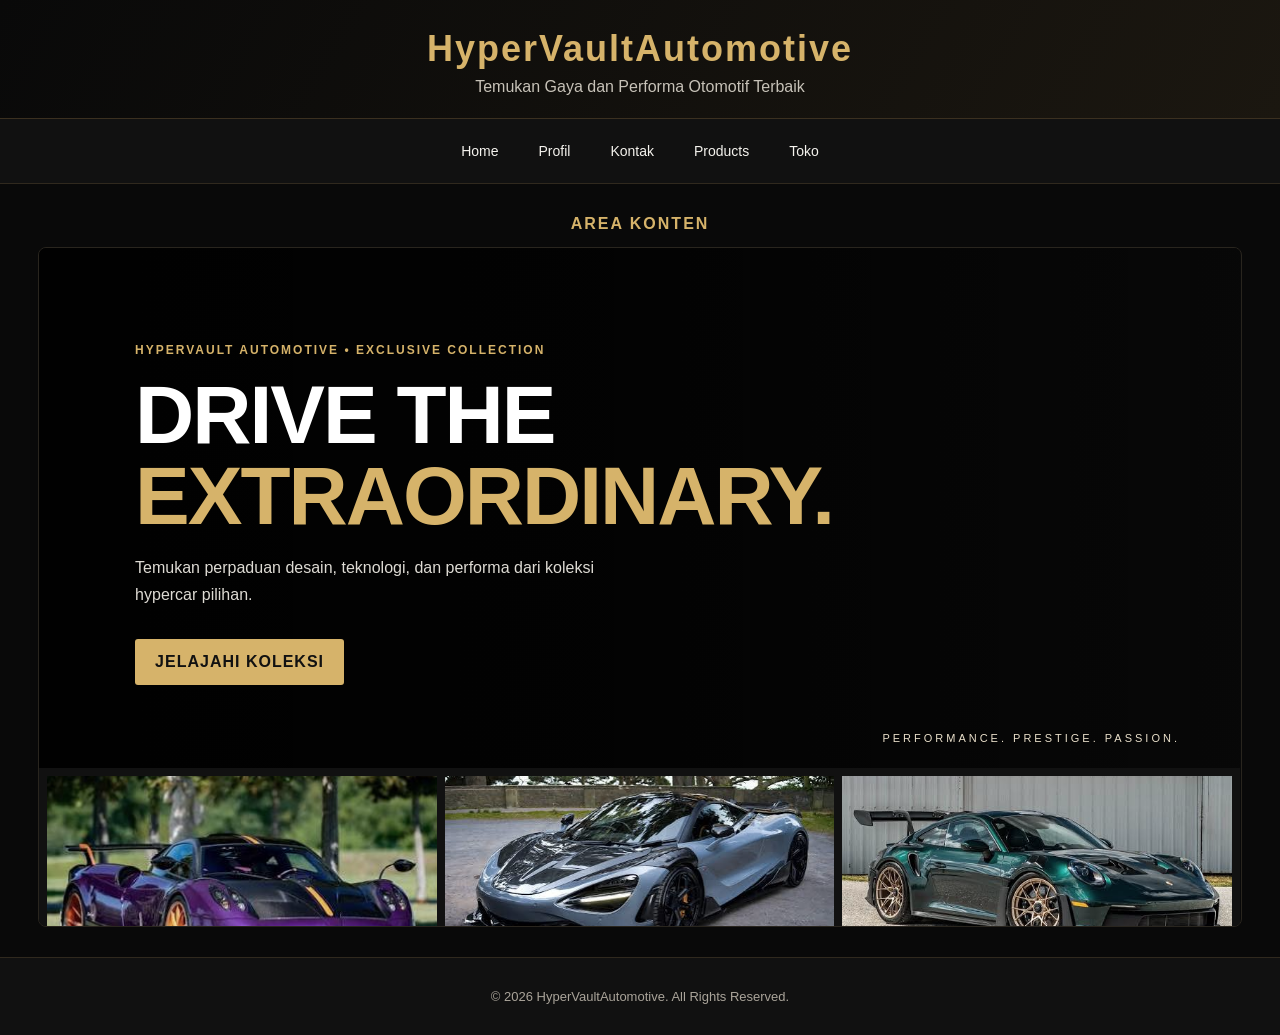
<file: index.html>
<!DOCTYPE html>
<html lang="id">
<head>
    <meta charset="UTF-8">
    <meta name="viewport" content="width=device-width, initial-scale=1.0">
    <title>HyperVaultAutomotive</title>

    <!-- Menghubungkan CSS -->
    <link rel="stylesheet" href="style.css">
</head>

<body>

    <!-- HEADER -->
    <header>
        <h1>HyperVaultAutomotive</h1>
        <p>Temukan Gaya dan Performa Otomotif Terbaik</p>
    </header>

    <!-- MENU NAVIGASI -->
    <nav>
        <a href="home.html" target="konten">Home</a>
        <a href="profil.html" target="konten">Profil</a>
        <a href="kontak.html" target="konten">Kontak</a>
        <a href="products.html" target="konten">Products</a>
        <a href="toko.html" target="konten">Toko</a>
    </nav>

    <!-- KONTEN -->
    <main>
        <h2 class="content-title">Area Konten</h2>

        <iframe
            src="home.html"
            name="konten"
            title="Area Konten HyperVaultAutomotive">
        </iframe>
    </main>

    <!-- FOOTER -->
    <footer>
        <p>&copy; 2026 HyperVaultAutomotive. All Rights Reserved.</p>
    </footer>

</body>
</html>
</file>
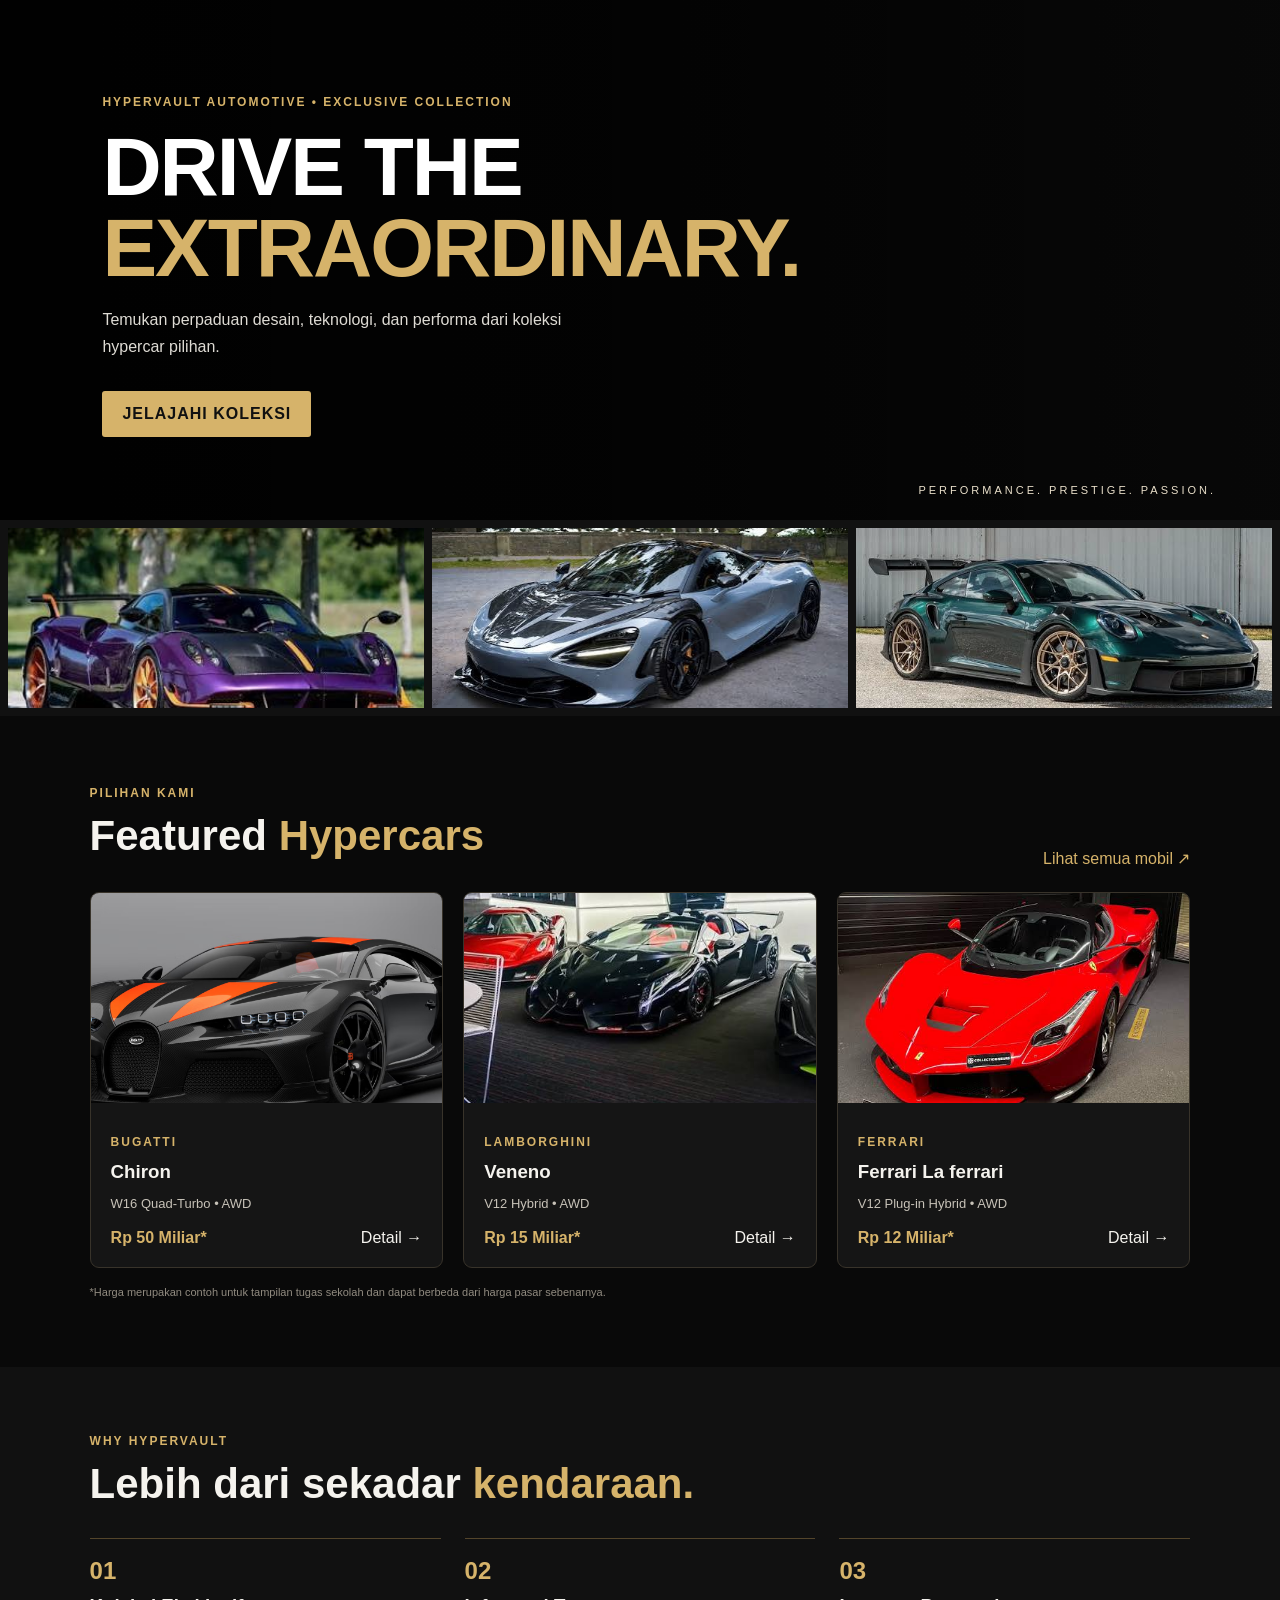
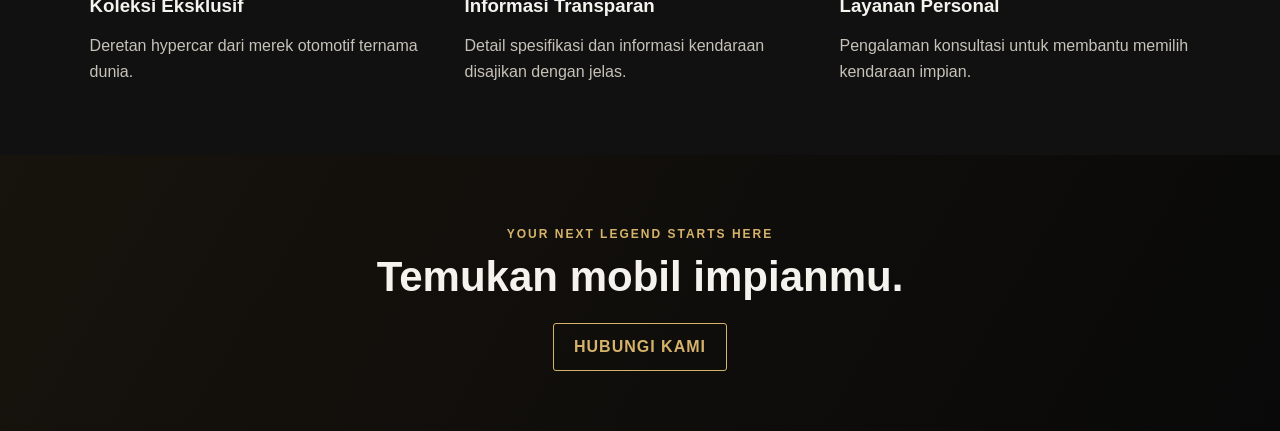
<file: home.html>
<!DOCTYPE html>
<html lang="id">
<head>
  <meta charset="UTF-8">
  <meta name="viewport" content="width=device-width, initial-scale=1.0">
  <title>Home | HyperVaultAutomotive</title>
  <link rel="stylesheet" href="style.css">
</head>
<body class="home-page">
  <section class="hero">
    <div class="hero-content">
      <p class="eyebrow">HYPERVAULT AUTOMOTIVE • EXCLUSIVE COLLECTION</p>
      <h1>DRIVE THE<br><span>EXTRAORDINARY.</span></h1>
      <p class="hero-desc">Temukan perpaduan desain, teknologi, dan performa dari koleksi hypercar pilihan.</p>
      <a class="btn btn-gold" href="products.html">JELAJAHI KOLEKSI</a>
    </div>
    <div class="hero-note">PERFORMANCE. PRESTIGE. PASSION.</div>
  </section>

  <section class="showcase-strip" aria-label="Galeri otomotif">
    <img src="images/pagani.jfif">
    <img src="images/720s.jfif">
    <img src="images/gt3 rs.jfif">
  </section>
  <section class="section">
    <div class="section-heading">
      <div>
        <p class="eyebrow">PILIHAN KAMI</p>
        <h2>Featured <span>Hypercars</span></h2>
      </div>
      <a class="text-link" href="products.html">Lihat semua mobil ↗</a>
    </div>

    <div class="car-grid">
      <article class="car-card">
        <div class="car-image"><img src="images/chiron.avif" alt="Mobil sport premium" loading="lazy"></div>
        <div class="car-info">
          <p class="car-brand">BUGATTI</p>
          <h3>Chiron</h3>
          <p class="car-spec">W16 Quad-Turbo • AWD</p>
          <div class="car-bottom"><span class="price">Rp 50 Miliar*</span><a href="products.html">Detail →</a></div>
        </div>
      </article>

      <article class="car-card">
        <div class="car-image"><img src="images/veneno.jfif" alt="Mobil sport berdesain elegan" loading="lazy"></div>
        <div class="car-info">
          <p class="car-brand">LAMBORGHINI</p>
          <h3>Veneno</h3>
          <p class="car-spec">V12 Hybrid • AWD</p>
          <div class="car-bottom"><span class="price">Rp 15 Miliar*</span><a href="products.html">Detail →</a></div>
        </div>
      </article>

      <article class="car-card">
        <div class="car-image"><img src="images/laferari.jfif" alt="Mobil sport performa tinggi" loading="lazy"></div>
        <div class="car-info">
          <p class="car-brand">FERRARI</p>
          <h3>Ferrari La ferrari</h3>
          <p class="car-spec">V12 Plug-in Hybrid • AWD</p>
          <div class="car-bottom"><span class="price">Rp 12 Miliar*</span><a href="products.html">Detail →</a></div>
        </div>
      </article>
    </div>
    <p class="disclaimer">*Harga merupakan contoh untuk tampilan tugas sekolah dan dapat berbeda dari harga pasar sebenarnya.</p>
  </section>

  <section class="why-us">
    <p class="eyebrow">WHY HYPERVAULT</p>
    <h2>Lebih dari sekadar <span>kendaraan.</span></h2>
    <div class="benefits">
      <div><strong>01</strong><h3>Koleksi Eksklusif</h3><p>Deretan hypercar dari merek otomotif ternama dunia.</p></div>
      <div><strong>02</strong><h3>Informasi Transparan</h3><p>Detail spesifikasi dan informasi kendaraan disajikan dengan jelas.</p></div>
      <div><strong>03</strong><h3>Layanan Personal</h3><p>Pengalaman konsultasi untuk membantu memilih kendaraan impian.</p></div>
    </div>
  </section>

  <section class="cta">
    <p class="eyebrow">YOUR NEXT LEGEND STARTS HERE</p>
    <h2>Temukan mobil impianmu.</h2>
    <a class="btn btn-outline" href="kontak.html">HUBUNGI KAMI</a>
  </section>
</body>
</html>
</file>
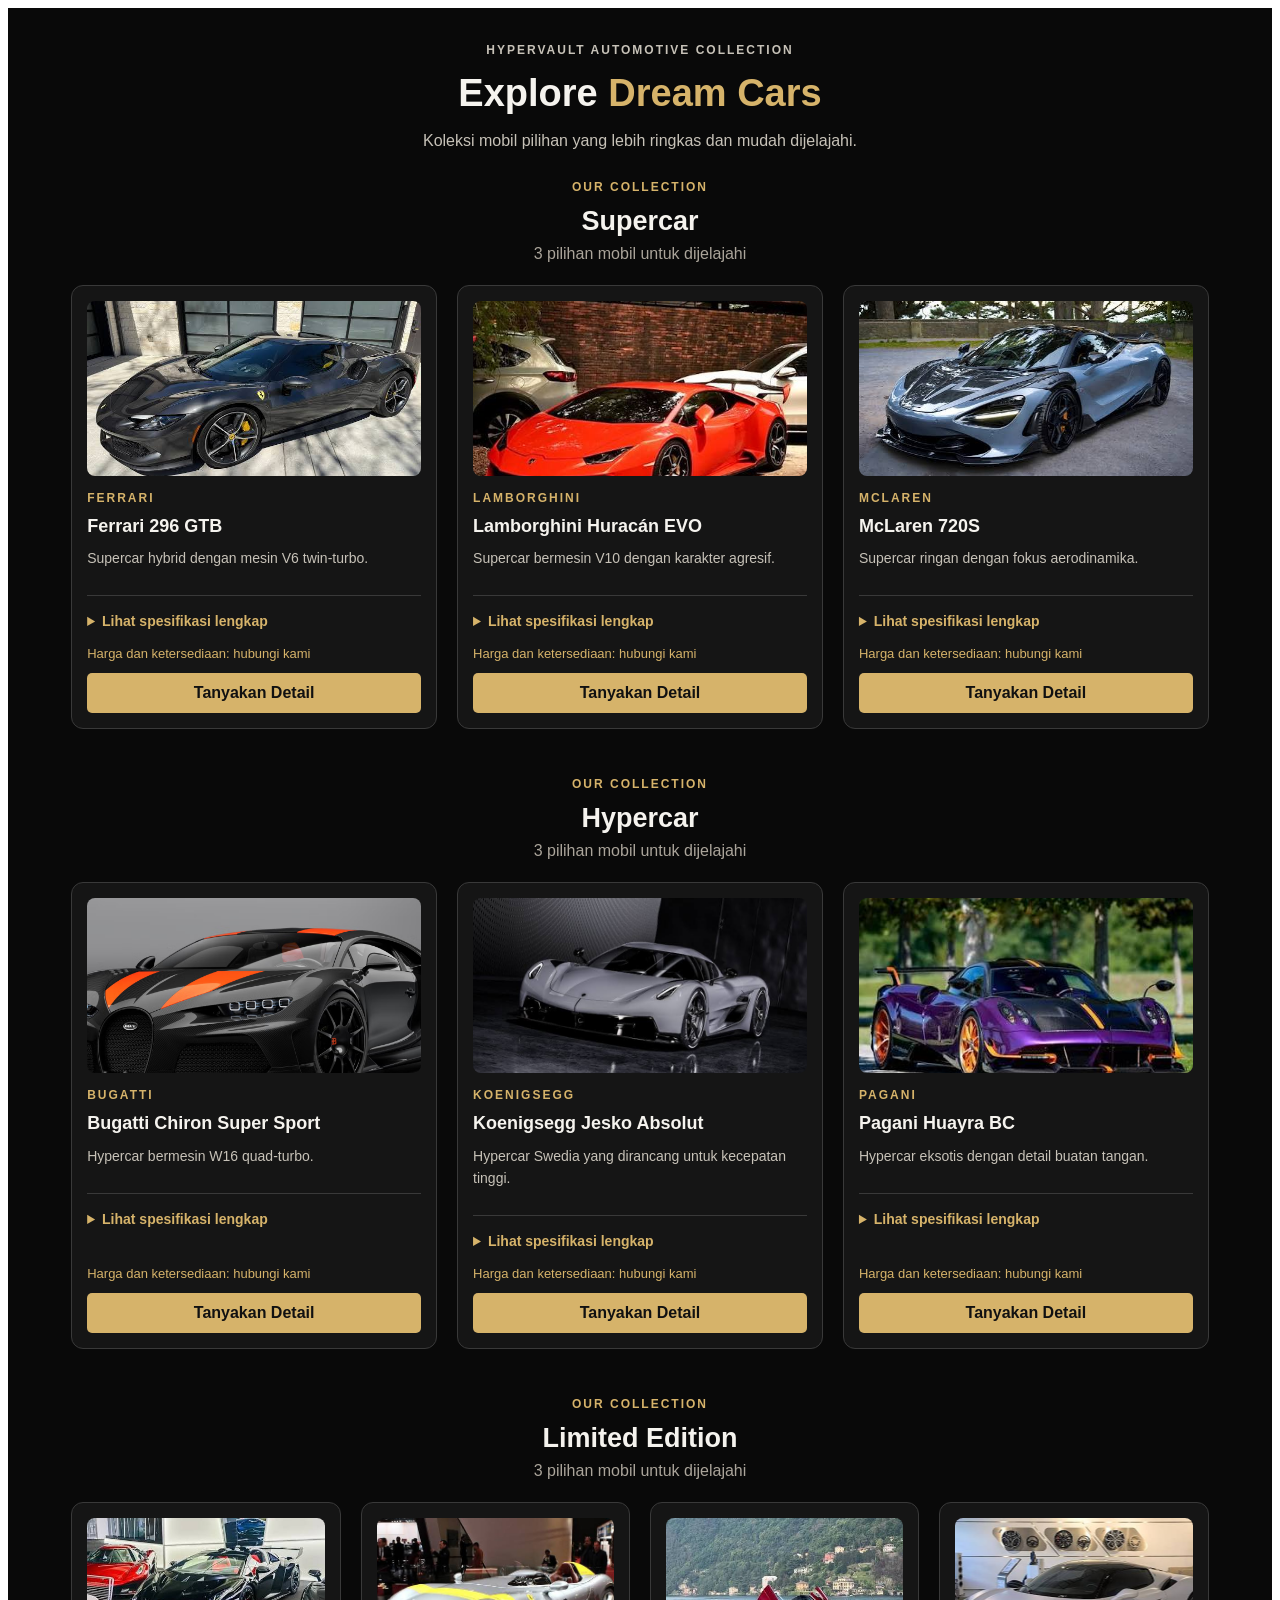
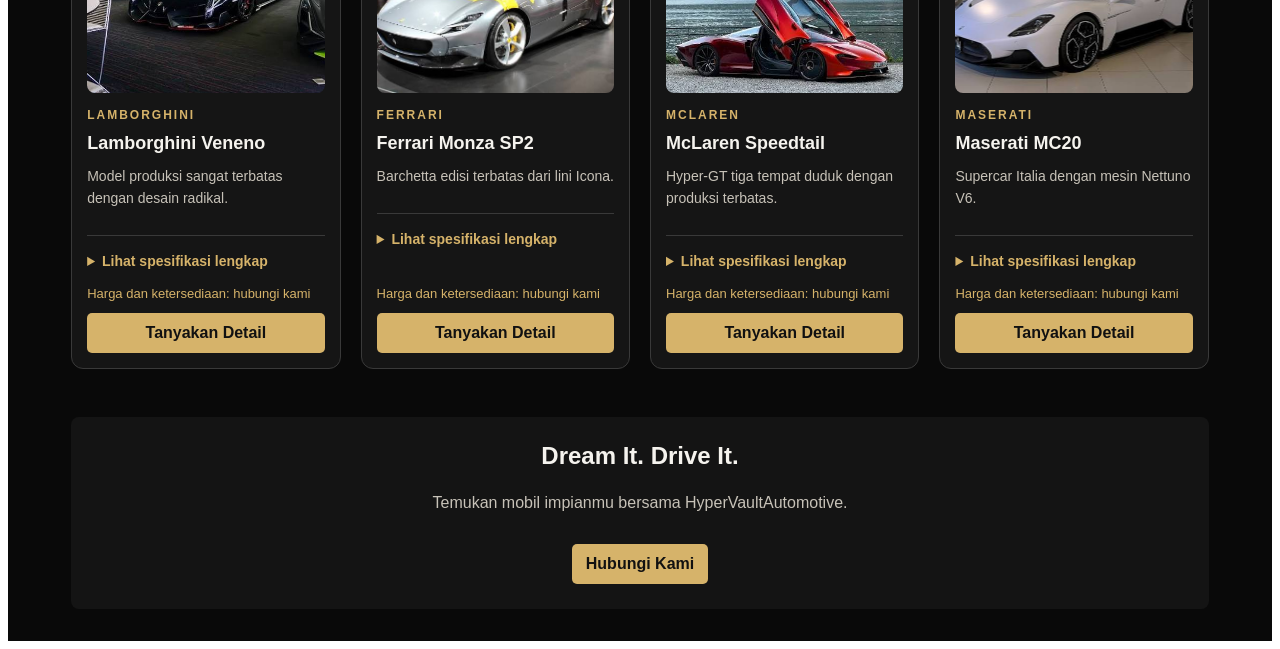
<file: products.html>
<!DOCTYPE html>

<html lang="id">
<head>
<meta charset="utf-8"/>
<meta content="width=device-width, initial-scale=1.0" name="viewport"/>
<title>
   Products | HyperVaultAutomotive
  </title>
<style>
   .products{background:#090909;color:#f5f3ee;padding:32px 5%;font-family:Arial,sans-serif;box-sizing:border-box}.products *{box-sizing:border-box}.products h1,.products h2,.products h3,.products p{margin-top:0;color:inherit}.products .products-header{text-align:center;max-width:800px;margin:0 auto 25px}.products .subtitle,.products .product-category{color:#d6b36a;letter-spacing:2px;font-size:12px;font-weight:bold}.products .products-header h1{font-size:clamp(26px,4vw,38px);margin:12px 0}.products .products-header h1 span{color:#d6b36a}.products .products-header p{color:#c7c2b8;line-height:1.7}.category-nav{display:flex;justify-content:center;flex-wrap:wrap;gap:12px;margin:25px auto 38px}.category-nav a{color:#111;background:#d6b36a;padding:12px 20px;border-radius:5px;text-decoration:none;font-weight:bold}.category-nav a:hover{background:#f0d18c}.category-section{scroll-margin-top:20px;margin:0 auto 48px}.category-heading{text-align:center;margin-bottom:22px}.category-heading h2{font-size:27px;margin:8px 0;color:#f5f3ee}.category-heading p{color:#aaa49a}.product-container{display:grid;grid-template-columns:repeat(auto-fit,minmax(min(100%,245px),1fr));gap:20px;align-items:stretch}.product-card{display:flex;flex-direction:column;min-width:0;overflow:hidden;background:#151515;border:1px solid #393939;border-radius:12px;padding:15px;transition:transform .2s,border-color .2s}.product-card:hover{transform:translateY(-4px);border-color:#d6b36a}.product-image{height:175px;background:#202020;border-radius:8px;overflow:hidden;margin-bottom:15px}.product-image img{width:100%;height:100%;object-fit:cover;display:block}.product-info{display:flex;flex-direction:column;flex:1}.product-info h3{font-size:18px;line-height:1.35;margin:9px 0}.product-info>p{color:#c7c2b8;line-height:1.6;font-size:14px}.price-note{color:#d6b36a;font-size:13px;margin-top:auto;padding-top:10px}.product-btn{display:inline-block;text-align:center;margin-top:12px;background:#d6b36a;color:#111;padding:11px 14px;border-radius:5px;text-decoration:none;font-weight:bold}.product-btn:hover{background:#f0d18c}.products-footer{text-align:center;margin-top:35px;padding:25px;background:#141414;border-radius:8px}.products-footer p{color:#c7c2b8;line-height:1.6}@media(max-width:600px){.products{padding:22px 4%}.product-container{grid-template-columns:1fr}.product-image{height:210px}}

.spec-details{margin-top:12px;border-top:1px solid #393939;padding-top:10px;color:#f5f3ee}.spec-details summary{cursor:pointer;color:#d6b36a;font-weight:bold;font-size:14px;padding:7px 0;list-style-position:inside}.spec-grid{display:grid;grid-template-columns:1fr;gap:0;margin-top:8px;background:#101010;border:1px solid #333;border-radius:7px;padding:8px 11px}.spec-row{display:grid;grid-template-columns:minmax(105px, .85fr) 1.15fr;gap:10px;padding:8px 0;border-bottom:1px solid #292929;font-size:12px;line-height:1.45}.spec-row:last-child{border-bottom:0}.spec-row span{color:#aaa49a}.spec-row strong{color:#f5f3ee;font-weight:600}.spec-footnote{font-size:11px!important;color:#a9a39a!important;margin:8px 0 0!important;line-height:1.5!important}
  </style>
</head>
<body>
<section class="products">
<header class="products-header">
<p class="subtitle">
     HYPERVAULT AUTOMOTIVE COLLECTION
    </p>
<h1>
     Explore
     <span>
      Dream Cars
     </span>
</h1>
<p>Koleksi mobil pilihan yang lebih ringkas dan mudah dijelajahi.</p>
</header>

<section class="category-section" id="supercar">
<div class="category-heading">
<p class="subtitle">
      OUR COLLECTION
     </p>
<h2>
      Supercar
     </h2>
<p>3 pilihan mobil untuk dijelajahi</p>
</div>
<div class="product-container">
<article class="product-card">
<div class="product-image">
<img alt="Ferrari 296 GTB" loading="lazy" src="images/ferrari.jfif"/>
</div>
<div class="product-info">
<span class="product-category">
        FERRARI
       </span>
<h3>
        Ferrari 296 GTB
       </h3>
<p>
        Supercar hybrid dengan mesin V6 twin-turbo.
       </p>
<details class="spec-details">
<summary>
         Lihat spesifikasi lengkap
        </summary>
<div class="spec-grid">
<div class="spec-row">
<span>
           Mesin / motor
          </span>
<strong>
           V6 120° twin-turbo + motor listrik PHEV
          </strong>
</div>
<div class="spec-row">
<span>
           Kapasitas
          </span>
<strong>
           2.992 cc
          </strong>
</div>
<div class="spec-row">
<span>
           Tenaga maksimum
          </span>
<strong>
           830 cv (combined)
          </strong>
</div>
<div class="spec-row">
<span>
           Torsi
          </span>
<strong>
           740 Nm (ICE)
          </strong>
</div>
<div class="spec-row">
<span>
           Transmisi
          </span>
<strong>
           8-speed DCT
          </strong>
</div>
<div class="spec-row">
<span>
           Penggerak roda
          </span>
<strong>
           RWD
          </strong>
</div>
<div class="spec-row">
<span>
           0–100 km/jam
          </span>
<strong>
           2,9 dtk
          </strong>
</div>
<div class="spec-row">
<span>
           Kecepatan maksimum
          </span>
<strong>
           &gt;330 km/jam
          </strong>
</div>
<div class="spec-row">
<span>
           Bobot
          </span>
<strong>
           ±1.470 kg (kering)
          </strong>
</div>
</div>
<p class="spec-footnote">
         Catatan: angka dapat berbeda menurut tahun produksi, konfigurasi, pasar, dan paket opsional. Data yang tidak diumumkan pabrikan ditandai sebagai perkiraan atau belum tersedia.
        </p>
</details>
<span class="price-note">
        Harga dan ketersediaan: hubungi kami
       </span>
<a class="product-btn" href="kontak.html">
        Tanyakan Detail
       </a>
</div>
</article>
<article class="product-card">
<div class="product-image">
<img alt="Lamborghini Huracán EVO" loading="lazy" src="images/lambo.jfif"/>
</div>
<div class="product-info">
<span class="product-category">
        LAMBORGHINI
       </span>
<h3>
        Lamborghini Huracán EVO
       </h3>
<p>
        Supercar bermesin V10 dengan karakter agresif.
       </p>
<details class="spec-details">
<summary>
         Lihat spesifikasi lengkap
        </summary>
<div class="spec-grid">
<div class="spec-row">
<span>
           Mesin / motor
          </span>
<strong>
           V10 naturally aspirated
          </strong>
</div>
<div class="spec-row">
<span>
           Kapasitas
          </span>
<strong>
           5.204 cc
          </strong>
</div>
<div class="spec-row">
<span>
           Tenaga maksimum
          </span>
<strong>
           640 CV
          </strong>
</div>
<div class="spec-row">
<span>
           Torsi
          </span>
<strong>
           600 Nm
          </strong>
</div>
<div class="spec-row">
<span>
           Transmisi
          </span>
<strong>
           7-speed dual-clutch LDF
          </strong>
</div>
<div class="spec-row">
<span>
           Penggerak roda
          </span>
<strong>
           AWD (EVO; RWD pada EVO RWD)
          </strong>
</div>
<div class="spec-row">
<span>
           0–100 km/jam
          </span>
<strong>
           2,9 dtk
          </strong>
</div>
<div class="spec-row">
<span>
           Kecepatan maksimum
          </span>
<strong>
           &gt;325 km/jam
          </strong>
</div>
<div class="spec-row">
<span>
           Bobot
          </span>
<strong>
           ±1.422 kg (kering, AWD)
          </strong>
</div>
</div>
<p class="spec-footnote">
         Catatan: angka dapat berbeda menurut tahun produksi, konfigurasi, pasar, dan paket opsional. Data yang tidak diumumkan pabrikan ditandai sebagai perkiraan atau belum tersedia.
        </p>
</details>
<span class="price-note">
        Harga dan ketersediaan: hubungi kami
       </span>
<a class="product-btn" href="kontak.html">
        Tanyakan Detail
       </a>
</div>
</article>
<article class="product-card">
<div class="product-image">
<img alt="McLaren 720S" loading="lazy" src="images/720s.jfif"/>
</div>
<div class="product-info">
<span class="product-category">
        MCLAREN
       </span>
<h3>
        McLaren 720S
       </h3>
<p>
        Supercar ringan dengan fokus aerodinamika.
       </p>
<details class="spec-details">
<summary>
         Lihat spesifikasi lengkap
        </summary>
<div class="spec-grid">
<div class="spec-row">
<span>
           Mesin / motor
          </span>
<strong>
           V8 4.0L twin-turbo
          </strong>
</div>
<div class="spec-row">
<span>
           Kapasitas
          </span>
<strong>
           3.994 cc
          </strong>
</div>
<div class="spec-row">
<span>
           Tenaga maksimum
          </span>
<strong>
           720 PS
          </strong>
</div>
<div class="spec-row">
<span>
           Torsi
          </span>
<strong>
           770 Nm
          </strong>
</div>
<div class="spec-row">
<span>
           Transmisi
          </span>
<strong>
           7-speed SSG dual-clutch
          </strong>
</div>
<div class="spec-row">
<span>
           Penggerak roda
          </span>
<strong>
           RWD
          </strong>
</div>
<div class="spec-row">
<span>
           0–100 km/jam
          </span>
<strong>
           2,9 dtk
          </strong>
</div>
<div class="spec-row">
<span>
           Kecepatan maksimum
          </span>
<strong>
           341 km/jam
          </strong>
</div>
<div class="spec-row">
<span>
           Bobot
          </span>
<strong>
           ±1.283 kg (kering)
          </strong>
</div>
</div>
<p class="spec-footnote">
         Catatan: angka dapat berbeda menurut tahun produksi, konfigurasi, pasar, dan paket opsional. Data yang tidak diumumkan pabrikan ditandai sebagai perkiraan atau belum tersedia.
        </p>
</details>
<span class="price-note">
        Harga dan ketersediaan: hubungi kami
       </span>
<a class="product-btn" href="kontak.html">
        Tanyakan Detail
       </a>
</div>
</article>







</div>
</section>
<section class="category-section" id="hypercar">
<div class="category-heading">
<p class="subtitle">
      OUR COLLECTION
     </p>
<h2>
      Hypercar
     </h2>
<p>3 pilihan mobil untuk dijelajahi</p>
</div>
<div class="product-container">
<article class="product-card">
<div class="product-image">
<img alt="Bugatti Chiron Super Sport" loading="lazy" src="images/chiron.avif"/>
</div>
<div class="product-info">
<span class="product-category">
        BUGATTI
       </span>
<h3>
        Bugatti Chiron Super Sport
       </h3>
<p>
        Hypercar bermesin W16 quad-turbo.
       </p>
<details class="spec-details">
<summary>
         Lihat spesifikasi lengkap
        </summary>
<div class="spec-grid">
<div class="spec-row">
<span>
           Mesin / motor
          </span>
<strong>
           W16 8.0L quad-turbo
          </strong>
</div>
<div class="spec-row">
<span>
           Kapasitas
          </span>
<strong>
           7.993 cc
          </strong>
</div>
<div class="spec-row">
<span>
           Tenaga maksimum
          </span>
<strong>
           1.600 PS
          </strong>
</div>
<div class="spec-row">
<span>
           Torsi
          </span>
<strong>
           1.600 Nm
          </strong>
</div>
<div class="spec-row">
<span>
           Transmisi
          </span>
<strong>
           7-speed dual-clutch
          </strong>
</div>
<div class="spec-row">
<span>
           Penggerak roda
          </span>
<strong>
           AWD
          </strong>
</div>
<div class="spec-row">
<span>
           0–100 km/jam
          </span>
<strong>
           2,4 dtk (0–100, estimasi)
          </strong>
</div>
<div class="spec-row">
<span>
           Kecepatan maksimum
          </span>
<strong>
           440 km/jam (dibatasi)
          </strong>
</div>
<div class="spec-row">
<span>
           Bobot
          </span>
<strong>
           ±1.995 kg (kering, perkiraan)
          </strong>
</div>
</div>
<p class="spec-footnote">
         Catatan: angka dapat berbeda menurut tahun produksi, konfigurasi, pasar, dan paket opsional. Data yang tidak diumumkan pabrikan ditandai sebagai perkiraan atau belum tersedia.
        </p>
</details>
<span class="price-note">
        Harga dan ketersediaan: hubungi kami
       </span>
<a class="product-btn" href="kontak.html">
        Tanyakan Detail
       </a>
</div>
</article>
<article class="product-card">
<div class="product-image">
<img alt="Koenigsegg Jesko Absolut" loading="lazy" src="images/jesko.jfif"/>
</div>
<div class="product-info">
<span class="product-category">
        KOENIGSEGG
       </span>
<h3>
        Koenigsegg Jesko Absolut
       </h3>
<p>
        Hypercar Swedia yang dirancang untuk kecepatan tinggi.
       </p>
<details class="spec-details">
<summary>
         Lihat spesifikasi lengkap
        </summary>
<div class="spec-grid">
<div class="spec-row">
<span>
           Mesin / motor
          </span>
<strong>
           V8 5.0L twin-turbo, flex-fuel
          </strong>
</div>
<div class="spec-row">
<span>
           Kapasitas
          </span>
<strong>
           5.065 cc
          </strong>
</div>
<div class="spec-row">
<span>
           Tenaga maksimum
          </span>
<strong>
           1.280 hp bensin / hingga 1.600 hp E85
          </strong>
</div>
<div class="spec-row">
<span>
           Torsi
          </span>
<strong>
           1.000 Nm normal; puncak 1.500 Nm
          </strong>
</div>
<div class="spec-row">
<span>
           Transmisi
          </span>
<strong>
           9-speed Light Speed Transmission
          </strong>
</div>
<div class="spec-row">
<span>
           Penggerak roda
          </span>
<strong>
           RWD
          </strong>
</div>
<div class="spec-row">
<span>
           0–100 km/jam
          </span>
<strong>
           Belum diumumkan resmi
          </strong>
</div>
<div class="spec-row">
<span>
           Kecepatan maksimum
          </span>
<strong>
           Belum ada kecepatan maksimum produksi yang tervalidasi
          </strong>
</div>
<div class="spec-row">
<span>
           Bobot
          </span>
<strong>
           ±1.390 kg (berat curb)
          </strong>
</div>
</div>
<p class="spec-footnote">
         Catatan: angka dapat berbeda menurut tahun produksi, konfigurasi, pasar, dan paket opsional. Data yang tidak diumumkan pabrikan ditandai sebagai perkiraan atau belum tersedia.
        </p>
</details>
<span class="price-note">
        Harga dan ketersediaan: hubungi kami
       </span>
<a class="product-btn" href="kontak.html">
        Tanyakan Detail
       </a>
</div>
</article>
<article class="product-card">
<div class="product-image">
<img alt="Pagani Huayra BC" loading="lazy" src="images/pagani.jfif"/>
</div>
<div class="product-info">
<span class="product-category">
        PAGANI
       </span>
<h3>
        Pagani Huayra BC
       </h3>
<p>
        Hypercar eksotis dengan detail buatan tangan.
       </p>
<details class="spec-details">
<summary>
         Lihat spesifikasi lengkap
        </summary>
<div class="spec-grid">
<div class="spec-row">
<span>
           Mesin / motor
          </span>
<strong>
           V12 6.0L twin-turbo Mercedes-AMG
          </strong>
</div>
<div class="spec-row">
<span>
           Kapasitas
          </span>
<strong>
           5.980 cc
          </strong>
</div>
<div class="spec-row">
<span>
           Tenaga maksimum
          </span>
<strong>
           764 CV
          </strong>
</div>
<div class="spec-row">
<span>
           Torsi
          </span>
<strong>
           1.000 Nm
          </strong>
</div>
<div class="spec-row">
<span>
           Transmisi
          </span>
<strong>
           7-speed automated manual
          </strong>
</div>
<div class="spec-row">
<span>
           Penggerak roda
          </span>
<strong>
           RWD
          </strong>
</div>
<div class="spec-row">
<span>
           0–100 km/jam
          </span>
<strong>
           ±3,0 dtk (perkiraan)
          </strong>
</div>
<div class="spec-row">
<span>
           Kecepatan maksimum
          </span>
<strong>
           ±370 km/jam (perkiraan)
          </strong>
</div>
<div class="spec-row">
<span>
           Bobot
          </span>
<strong>
           1.218 kg
          </strong>
</div>
</div>
<p class="spec-footnote">
         Catatan: angka dapat berbeda menurut tahun produksi, konfigurasi, pasar, dan paket opsional. Data yang tidak diumumkan pabrikan ditandai sebagai perkiraan atau belum tersedia.
        </p>
</details>
<span class="price-note">
        Harga dan ketersediaan: hubungi kami
       </span>
<a class="product-btn" href="kontak.html">
        Tanyakan Detail
       </a>
</div>
</article>







</div>
</section>
<section class="category-section" id="limited-edition">
<div class="category-heading">
<p class="subtitle">
      OUR COLLECTION
     </p>
<h2>
      Limited Edition
     </h2>
<p>3 pilihan mobil untuk dijelajahi</p>
</div>
<div class="product-container">
<article class="product-card">
<div class="product-image">
<img alt="Lamborghini Veneno" loading="lazy" src="images/veneno.jfif"/>
</div>
<div class="product-info">
<span class="product-category">
        LAMBORGHINI
       </span>
<h3>
        Lamborghini Veneno
       </h3>
<p>
        Model produksi sangat terbatas dengan desain radikal.
       </p>
<details class="spec-details">
<summary>
         Lihat spesifikasi lengkap
        </summary>
<div class="spec-grid">
<div class="spec-row">
<span>
           Mesin / motor
          </span>
<strong>
           V12 6.5L naturally aspirated
          </strong>
</div>
<div class="spec-row">
<span>
           Kapasitas
          </span>
<strong>
           6.498 cc
          </strong>
</div>
<div class="spec-row">
<span>
           Tenaga maksimum
          </span>
<strong>
           750 CV
          </strong>
</div>
<div class="spec-row">
<span>
           Torsi
          </span>
<strong>
           690 Nm
          </strong>
</div>
<div class="spec-row">
<span>
           Transmisi
          </span>
<strong>
           7-speed ISR automated manual
          </strong>
</div>
<div class="spec-row">
<span>
           Penggerak roda
          </span>
<strong>
           AWD
          </strong>
</div>
<div class="spec-row">
<span>
           0–100 km/jam
          </span>
<strong>
           2,8 dtk (Coupé)
          </strong>
</div>
<div class="spec-row">
<span>
           Kecepatan maksimum
          </span>
<strong>
           355 km/jam
          </strong>
</div>
<div class="spec-row">
<span>
           Bobot
          </span>
<strong>
           ±1.450 kg (kering)
          </strong>
</div>
</div>
<p class="spec-footnote">
         Catatan: angka dapat berbeda menurut tahun produksi, konfigurasi, pasar, dan paket opsional. Data yang tidak diumumkan pabrikan ditandai sebagai perkiraan atau belum tersedia.
        </p>
</details>
<span class="price-note">
        Harga dan ketersediaan: hubungi kami
       </span>
<a class="product-btn" href="kontak.html">
        Tanyakan Detail
       </a>
</div>
</article>
<article class="product-card">
<div class="product-image">
<img alt="Ferrari Monza SP2" loading="lazy" src="images/sp2.jfif"/>
</div>
<div class="product-info">
<span class="product-category">
        FERRARI
       </span>
<h3>
        Ferrari Monza SP2
       </h3>
<p>
        Barchetta edisi terbatas dari lini Icona.
       </p>
<details class="spec-details">
<summary>
         Lihat spesifikasi lengkap
        </summary>
<div class="spec-grid">
<div class="spec-row">
<span>
           Mesin / motor
          </span>
<strong>
           V12 6.5L naturally aspirated
          </strong>
</div>
<div class="spec-row">
<span>
           Kapasitas
          </span>
<strong>
           6.496 cc
          </strong>
</div>
<div class="spec-row">
<span>
           Tenaga maksimum
          </span>
<strong>
           810 CV
          </strong>
</div>
<div class="spec-row">
<span>
           Torsi
          </span>
<strong>
           719 Nm
          </strong>
</div>
<div class="spec-row">
<span>
           Transmisi
          </span>
<strong>
           7-speed dual-clutch
          </strong>
</div>
<div class="spec-row">
<span>
           Penggerak roda
          </span>
<strong>
           RWD
          </strong>
</div>
<div class="spec-row">
<span>
           0–100 km/jam
          </span>
<strong>
           2,9 dtk
          </strong>
</div>
<div class="spec-row">
<span>
           Kecepatan maksimum
          </span>
<strong>
           &gt;300 km/jam
          </strong>
</div>
<div class="spec-row">
<span>
           Bobot
          </span>
<strong>
           ±1.520 kg (kering)
          </strong>
</div>
</div>
<p class="spec-footnote">
         Catatan: angka dapat berbeda menurut tahun produksi, konfigurasi, pasar, dan paket opsional. Data yang tidak diumumkan pabrikan ditandai sebagai perkiraan atau belum tersedia.
        </p>
</details>
<span class="price-note">
        Harga dan ketersediaan: hubungi kami
       </span>
<a class="product-btn" href="kontak.html">
        Tanyakan Detail
       </a>
</div>
</article>
<article class="product-card">
<div class="product-image">
<img alt="McLaren Speedtail" loading="lazy" src="images/speedtail.jfif"/>
</div>
<div class="product-info">
<span class="product-category">
        MCLAREN
       </span>
<h3>
        McLaren Speedtail
       </h3>
<p>
        Hyper-GT tiga tempat duduk dengan produksi terbatas.
       </p>
<details class="spec-details">
<summary>
         Lihat spesifikasi lengkap
        </summary>
<div class="spec-grid">
<div class="spec-row">
<span>
           Mesin / motor
          </span>
<strong>
           V8 4.0L twin-turbo + motor listrik (hybrid)
          </strong>
</div>
<div class="spec-row">
<span>
           Kapasitas
          </span>
<strong>
           3.994 cc
          </strong>
</div>
<div class="spec-row">
<span>
           Tenaga maksimum
          </span>
<strong>
           1.070 PS (combined)
          </strong>
</div>
<div class="spec-row">
<span>
           Torsi
          </span>
<strong>
           1.150 Nm (combined)
          </strong>
</div>
<div class="spec-row">
<span>
           Transmisi
          </span>
<strong>
           7-speed dual-clutch
          </strong>
</div>
<div class="spec-row">
<span>
           Penggerak roda
          </span>
<strong>
           RWD
          </strong>
</div>
<div class="spec-row">
<span>
           0–100 km/jam
          </span>
<strong>
           ±3,0 dtk (0–100 tidak menjadi klaim utama)
          </strong>
</div>
<div class="spec-row">
<span>
           Kecepatan maksimum
          </span>
<strong>
           403 km/jam
          </strong>
</div>
<div class="spec-row">
<span>
           Bobot
          </span>
<strong>
           ±1.430 kg (kering)
          </strong>
</div>
</div>
<p class="spec-footnote">
         Catatan: angka dapat berbeda menurut tahun produksi, konfigurasi, pasar, dan paket opsional. Data yang tidak diumumkan pabrikan ditandai sebagai perkiraan atau belum tersedia.
        </p>
</details>
<span class="price-note">
        Harga dan ketersediaan: hubungi kami
       </span>
<a class="product-btn" href="kontak.html">
        Tanyakan Detail
       </a>
</div>
</article>







<article class="product-card">
<div class="product-image">
<img alt="Maserati MC20" loading="lazy" src="images/mc20.jfif"/>
</div>
<div class="product-info">
<span class="product-category">
        MASERATI
       </span>
<h3>
        Maserati MC20
       </h3>
<p>
        Supercar Italia dengan mesin Nettuno V6.
       </p>
<details class="spec-details">
<summary>
         Lihat spesifikasi lengkap
        </summary>
<div class="spec-grid">
<div class="spec-row">
<span>
           Mesin / motor
          </span>
<strong>
           V6 3.0L Nettuno twin-turbo
          </strong>
</div>
<div class="spec-row">
<span>
           Kapasitas
          </span>
<strong>
           2.992 cc
          </strong>
</div>
<div class="spec-row">
<span>
           Tenaga maksimum
          </span>
<strong>
           630 CV
          </strong>
</div>
<div class="spec-row">
<span>
           Torsi
          </span>
<strong>
           730 Nm
          </strong>
</div>
<div class="spec-row">
<span>
           Transmisi
          </span>
<strong>
           8-speed DCT
          </strong>
</div>
<div class="spec-row">
<span>
           Penggerak roda
          </span>
<strong>
           RWD
          </strong>
</div>
<div class="spec-row">
<span>
           0–100 km/jam
          </span>
<strong>
           2,9 dtk
          </strong>
</div>
<div class="spec-row">
<span>
           Kecepatan maksimum
          </span>
<strong>
           &gt;325 km/jam
          </strong>
</div>
<div class="spec-row">
<span>
           Bobot
          </span>
<strong>
           ±1.500 kg (kering)
          </strong>
</div>
</div>
<p class="spec-footnote">
         Catatan: angka dapat berbeda menurut tahun produksi, konfigurasi, pasar, dan paket opsional. Data yang tidak diumumkan pabrikan ditandai sebagai perkiraan atau belum tersedia.
        </p>
</details>
<span class="price-note">
        Harga dan ketersediaan: hubungi kami
       </span>
<a class="product-btn" href="kontak.html">
        Tanyakan Detail
       </a>
</div>
</article>
</div>
</section>
<footer class="products-footer">
<h2>
     Dream It. Drive It.
    </h2>
<p>
     Temukan mobil impianmu bersama HyperVaultAutomotive.
    </p>
<a class="product-btn" href="kontak.html">
     Hubungi Kami
    </a>
</footer>
</section>
</body>
</html>
</file>
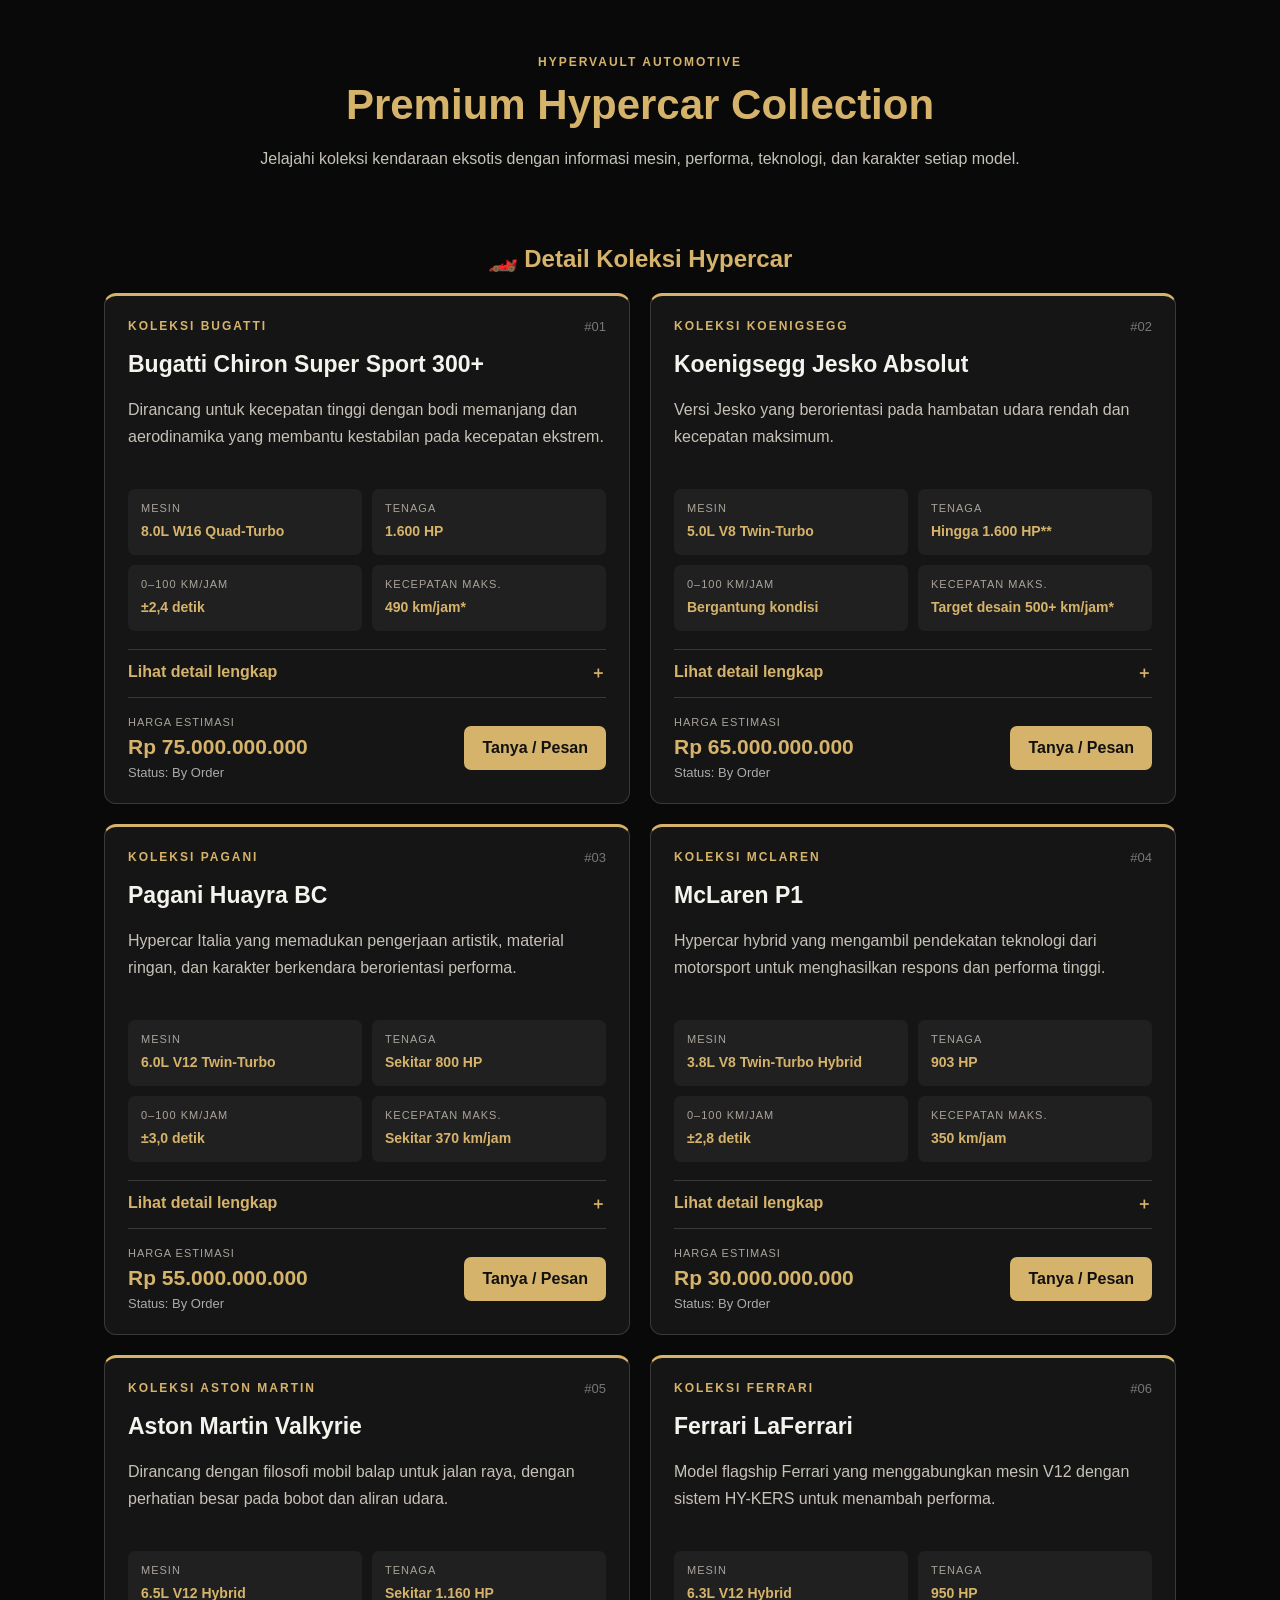
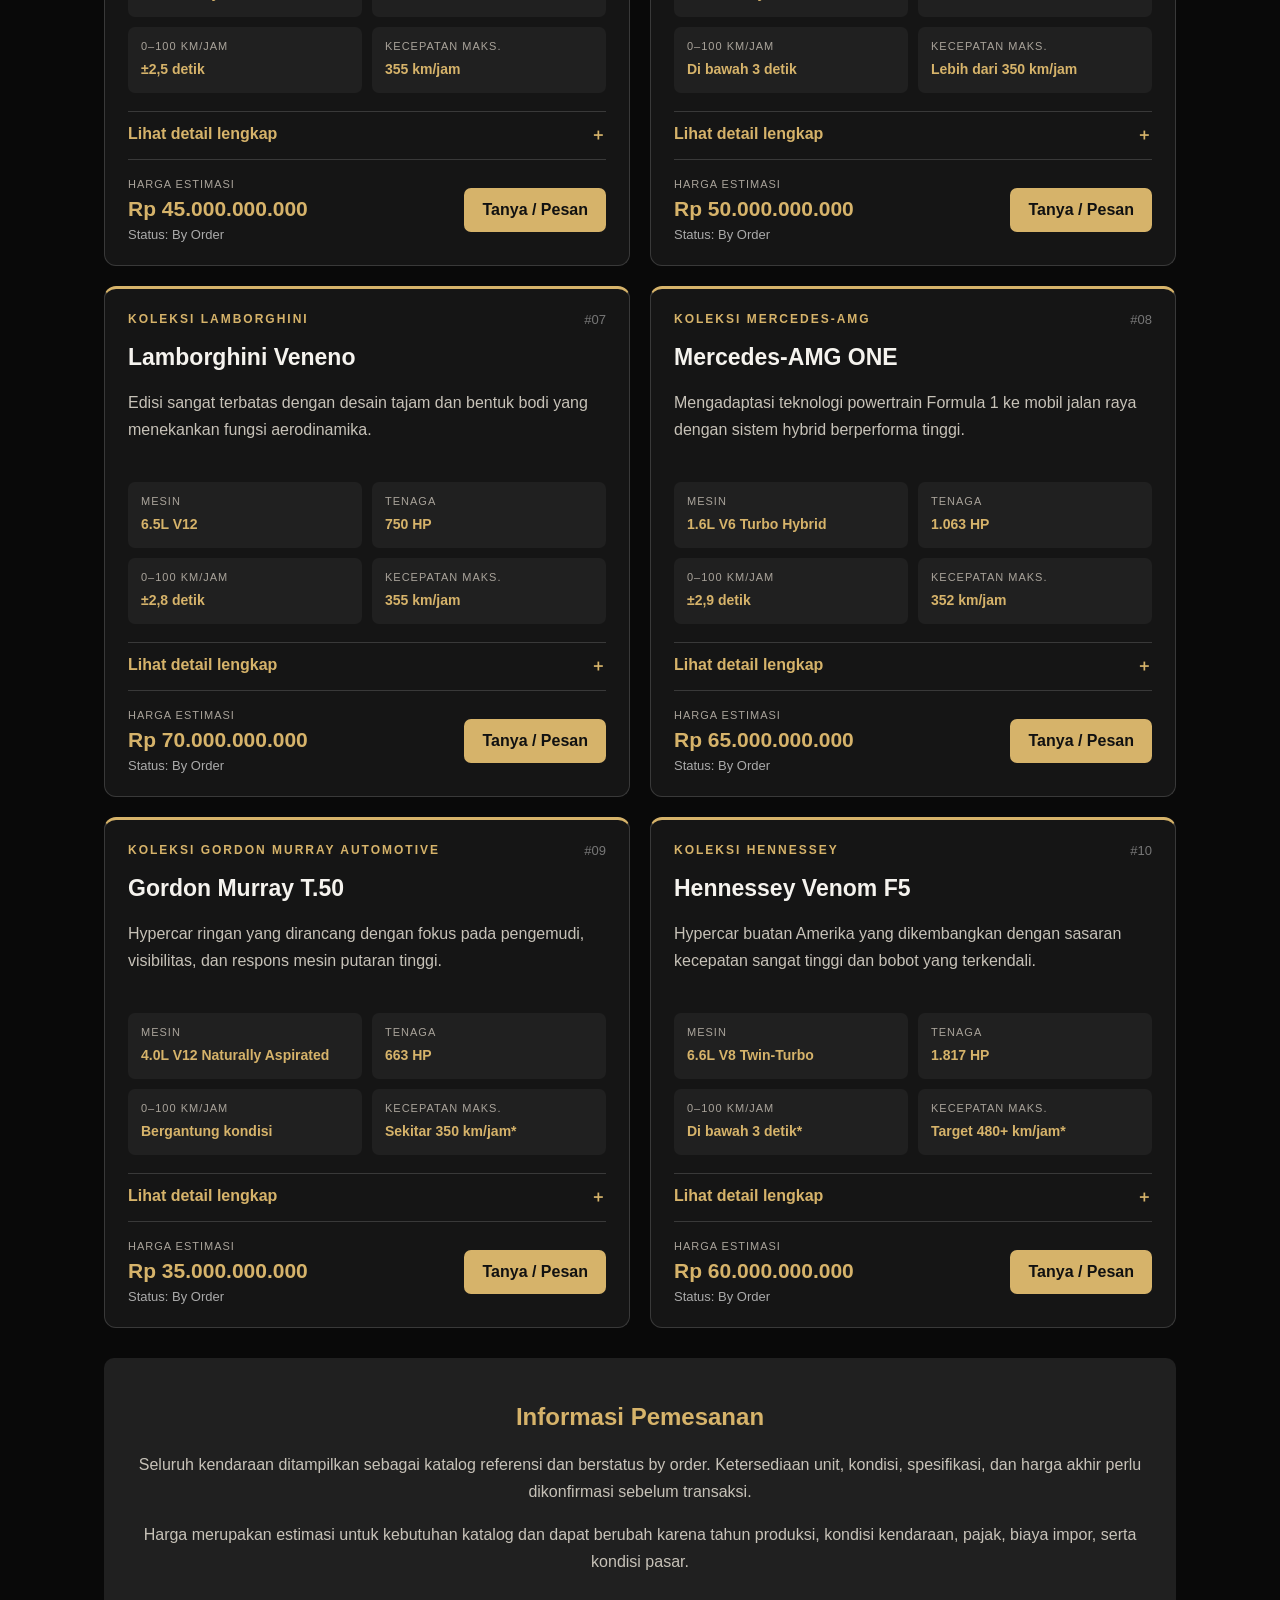
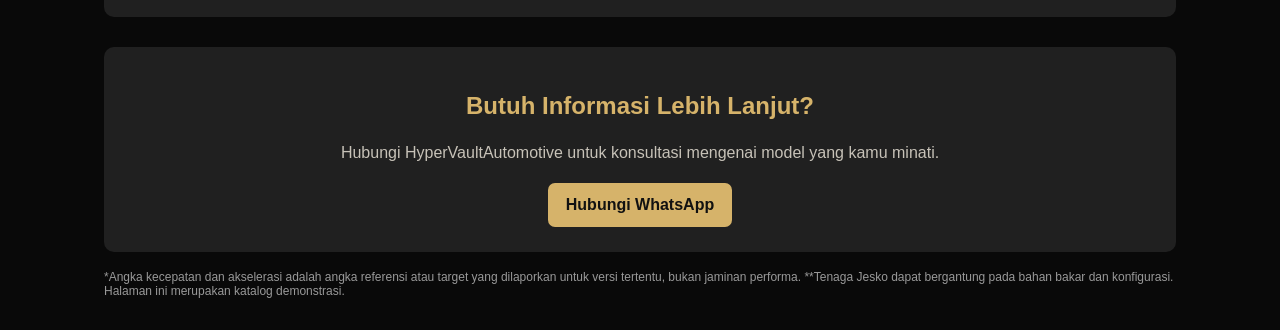
<file: Toko.html>
<!DOCTYPE html>
<html lang="id">
<head>
<meta charset="UTF-8"><meta name="viewport" content="width=device-width, initial-scale=1.0">
<title>Toko - HyperVaultAutomotive</title>
<link rel="stylesheet" href="style.css">
<style>
*{box-sizing:border-box}.store{max-width:1200px;margin:auto;padding:20px 5%;color:#f5f3ee;font-family:Arial,sans-serif}
.store-header{text-align:center;padding:35px 12px 25px}.eyebrow,.tag{color:#d6b36a;letter-spacing:2px;font-size:12px;font-weight:bold}
.store-header h1{font-size:clamp(27px,4vw,42px);color:#d6b36a;margin:12px 0}
.store-header p{color:#c7c2b8;line-height:1.8}.store-title{text-align:center;color:#d6b36a;margin:30px 0 20px}
.car-list{display:grid;grid-template-columns:repeat(auto-fit,minmax(min(100%,440px),1fr));gap:20px}
.car-card{background:#151515;border:1px solid #393939;border-top:3px solid #d6b36a;border-radius:12px;padding:23px;transition:.25s}
.car-card:hover{transform:translateY(-3px);box-shadow:0 10px 30px #0005}.car-top{display:flex;justify-content:space-between;align-items:center}
.number{color:#777;font-size:13px}.car-card h2{color:#f5f3ee;font-size:23px;line-height:1.35;margin:15px 0 10px}
.intro{color:#c7c2b8;line-height:1.7;min-height:75px}.spec-grid{display:grid;grid-template-columns:repeat(2,minmax(0,1fr));gap:10px;margin:18px 0}
.spec-grid div{background:#202020;padding:13px;border-radius:7px;min-width:0}.spec-grid small,.buy-row small{display:block;color:#a9a39a;font-size:11px;letter-spacing:1px;margin-bottom:7px}
.spec-grid strong{color:#d6b36a;font-size:14px;line-height:1.5}
.more{border-top:1px solid #393939;border-bottom:1px solid #393939;padding:13px 0;margin:10px 0 18px}
.more summary{cursor:pointer;color:#d6b36a;font-weight:bold;display:flex;justify-content:space-between;gap:12px;list-style:none}.more summary::-webkit-details-marker{display:none}
.more[open] summary span{transform:rotate(45deg)}.more-content{padding:12px 0 2px}.more-content h3{color:#d6b36a;font-size:15px;margin:14px 0 6px}
.more-content p{color:#c7c2b8;line-height:1.7;font-size:14px;margin:0}.more-content .note{font-size:12px;color:#999;margin-top:15px}
.buy-row{display:flex;justify-content:space-between;align-items:center;gap:15px}.price{color:#d6b36a;font-size:clamp(17px,2vw,21px);font-weight:bold}.status{color:#aaa;font-size:13px;margin-top:6px}
.order-btn,.contact-btn{display:inline-block;background:#d6b36a;color:#111!important;text-decoration:none;font-weight:bold;padding:13px 18px;border-radius:7px;text-align:center}
.order-btn:hover,.contact-btn:hover{background:#f0d18a}.store-info,.store-contact{background:#202020;padding:25px;border-radius:10px;text-align:center;margin-top:30px}
.store-info h2,.store-contact h2{color:#d6b36a}.store-info p,.store-contact p{color:#c7c2b8;line-height:1.7}
.disclaimer{font-size:12px;color:#999;margin-top:18px}
@media(max-width:600px){.store{padding:12px 4%}.car-card{padding:17px}.buy-row{align-items:stretch;flex-direction:column}.order-btn{width:100%}.intro{min-height:0}}
</style></head>
<body><main class="store">
<header class="store-header"><div class="eyebrow">HYPERVAULT AUTOMOTIVE</div><h1>Premium Hypercar Collection</h1><p>Jelajahi koleksi kendaraan eksotis dengan informasi mesin, performa, teknologi, dan karakter setiap model.</p></header>
<h2 class="store-title">🏎️ Detail Koleksi Hypercar</h2>
<section class="car-list">

    <article class="car-card" id="mobil-1">
      <div class="car-top"><span class="tag">KOLEKSI BUGATTI</span><span class="number">#01</span></div>
      <h2>Bugatti Chiron Super Sport 300+</h2>
      <p class="intro">Dirancang untuk kecepatan tinggi dengan bodi memanjang dan aerodinamika yang membantu kestabilan pada kecepatan ekstrem.</p>
      <div class="spec-grid">
        <div><small>MESIN</small><strong>8.0L W16 Quad-Turbo</strong></div>
        <div><small>TENAGA</small><strong>1.600 HP</strong></div>
        <div><small>0–100 KM/JAM</small><strong>±2,4 detik</strong></div>
        <div><small>KECEPATAN MAKS.</small><strong>490 km/jam*</strong></div>
      </div>
      <details class="more">
        <summary>Lihat detail lengkap <span>＋</span></summary>
        <div class="more-content">
          <h3>Gambaran kendaraan</h3><p>Dirancang untuk kecepatan tinggi dengan bodi memanjang dan aerodinamika yang membantu kestabilan pada kecepatan ekstrem.</p>
          <h3>Fitur dan teknologi</h3><p>Mesin W16 quad-turbo, sistem pendinginan performa tinggi, serta kabin mewah yang memadukan kenyamanan dan teknologi.</p>
          <h3>Karakter utama</h3><p>Fokus pada kecepatan maksimum, stabilitas, dan kemewahan Grand Touring.</p>
          <p class="note">Spesifikasi performa dapat berbeda menurut versi, kondisi pengujian, dan konfigurasi kendaraan.</p>
        </div>
      </details>
      <div class="buy-row"><div><small>HARGA ESTIMASI</small><div class="price">Rp 75.000.000.000</div><div class="status">Status: By Order</div></div>
      <a class="order-btn" href="https://wa.me/6288994448568?text=Halo%20HyperVaultAutomotive%2C%20saya%20ingin%20bertanya%20tentang%20Bugatti%20Chiron%20Super%20Sport%20300%2B" target="_blank" rel="noopener">Tanya / Pesan</a></div>
    </article>

    <article class="car-card" id="mobil-2">
      <div class="car-top"><span class="tag">KOLEKSI KOENIGSEGG</span><span class="number">#02</span></div>
      <h2>Koenigsegg Jesko Absolut</h2>
      <p class="intro">Versi Jesko yang berorientasi pada hambatan udara rendah dan kecepatan maksimum.</p>
      <div class="spec-grid">
        <div><small>MESIN</small><strong>5.0L V8 Twin-Turbo</strong></div>
        <div><small>TENAGA</small><strong>Hingga 1.600 HP**</strong></div>
        <div><small>0–100 KM/JAM</small><strong>Bergantung kondisi</strong></div>
        <div><small>KECEPATAN MAKS.</small><strong>Target desain 500+ km/jam*</strong></div>
      </div>
      <details class="more">
        <summary>Lihat detail lengkap <span>＋</span></summary>
        <div class="more-content">
          <h3>Gambaran kendaraan</h3><p>Versi Jesko yang berorientasi pada hambatan udara rendah dan kecepatan maksimum.</p>
          <h3>Fitur dan teknologi</h3><p>Mesin V8 twin-turbo, transmisi Light Speed Transmission, serta desain bodi yang dioptimalkan untuk efisiensi aerodinamika.</p>
          <h3>Karakter utama</h3><p>Mengutamakan efisiensi aerodinamika, rasio tenaga terhadap bobot, dan teknologi transmisi.</p>
          <p class="note">Spesifikasi performa dapat berbeda menurut versi, kondisi pengujian, dan konfigurasi kendaraan.</p>
        </div>
      </details>
      <div class="buy-row"><div><small>HARGA ESTIMASI</small><div class="price">Rp 65.000.000.000</div><div class="status">Status: By Order</div></div>
      <a class="order-btn" href="https://wa.me/6288994448568?text=Halo%20HyperVaultAutomotive%2C%20saya%20ingin%20bertanya%20tentang%20Koenigsegg%20Jesko%20Absolut" target="_blank" rel="noopener">Tanya / Pesan</a></div>
    </article>

    <article class="car-card" id="mobil-3">
      <div class="car-top"><span class="tag">KOLEKSI PAGANI</span><span class="number">#03</span></div>
      <h2>Pagani Huayra BC</h2>
      <p class="intro">Hypercar Italia yang memadukan pengerjaan artistik, material ringan, dan karakter berkendara berorientasi performa.</p>
      <div class="spec-grid">
        <div><small>MESIN</small><strong>6.0L V12 Twin-Turbo</strong></div>
        <div><small>TENAGA</small><strong>Sekitar 800 HP</strong></div>
        <div><small>0–100 KM/JAM</small><strong>±3,0 detik</strong></div>
        <div><small>KECEPATAN MAKS.</small><strong>Sekitar 370 km/jam</strong></div>
      </div>
      <details class="more">
        <summary>Lihat detail lengkap <span>＋</span></summary>
        <div class="more-content">
          <h3>Gambaran kendaraan</h3><p>Hypercar Italia yang memadukan pengerjaan artistik, material ringan, dan karakter berkendara berorientasi performa.</p>
          <h3>Fitur dan teknologi</h3><p>Mesin V12 twin-turbo, penggunaan material komposit, serta elemen aerodinamika aktif pada keluarga Huayra.</p>
          <h3>Karakter utama</h3><p>Menonjolkan craftsmanship, material eksotis, dan pengalaman berkendara eksklusif.</p>
          <p class="note">Spesifikasi performa dapat berbeda menurut versi, kondisi pengujian, dan konfigurasi kendaraan.</p>
        </div>
      </details>
      <div class="buy-row"><div><small>HARGA ESTIMASI</small><div class="price">Rp 55.000.000.000</div><div class="status">Status: By Order</div></div>
      <a class="order-btn" href="https://wa.me/6288994448568?text=Halo%20HyperVaultAutomotive%2C%20saya%20ingin%20bertanya%20tentang%20Pagani%20Huayra%20BC" target="_blank" rel="noopener">Tanya / Pesan</a></div>
    </article>

    <article class="car-card" id="mobil-4">
      <div class="car-top"><span class="tag">KOLEKSI MCLAREN</span><span class="number">#04</span></div>
      <h2>McLaren P1</h2>
      <p class="intro">Hypercar hybrid yang mengambil pendekatan teknologi dari motorsport untuk menghasilkan respons dan performa tinggi.</p>
      <div class="spec-grid">
        <div><small>MESIN</small><strong>3.8L V8 Twin-Turbo Hybrid</strong></div>
        <div><small>TENAGA</small><strong>903 HP</strong></div>
        <div><small>0–100 KM/JAM</small><strong>±2,8 detik</strong></div>
        <div><small>KECEPATAN MAKS.</small><strong>350 km/jam</strong></div>
      </div>
      <details class="more">
        <summary>Lihat detail lengkap <span>＋</span></summary>
        <div class="more-content">
          <h3>Gambaran kendaraan</h3><p>Hypercar hybrid yang mengambil pendekatan teknologi dari motorsport untuk menghasilkan respons dan performa tinggi.</p>
          <h3>Fitur dan teknologi</h3><p>Kombinasi mesin V8 twin-turbo dan motor listrik, sistem pengereman regeneratif, serta aerodinamika aktif.</p>
          <h3>Karakter utama</h3><p>Menggabungkan tenaga mesin pembakaran dan bantuan listrik untuk performa responsif.</p>
          <p class="note">Spesifikasi performa dapat berbeda menurut versi, kondisi pengujian, dan konfigurasi kendaraan.</p>
        </div>
      </details>
      <div class="buy-row"><div><small>HARGA ESTIMASI</small><div class="price">Rp 30.000.000.000</div><div class="status">Status: By Order</div></div>
      <a class="order-btn" href="https://wa.me/6288994448568?text=Halo%20HyperVaultAutomotive%2C%20saya%20ingin%20bertanya%20tentang%20McLaren%20P1" target="_blank" rel="noopener">Tanya / Pesan</a></div>
    </article>

    <article class="car-card" id="mobil-5">
      <div class="car-top"><span class="tag">KOLEKSI ASTON MARTIN</span><span class="number">#05</span></div>
      <h2>Aston Martin Valkyrie</h2>
      <p class="intro">Dirancang dengan filosofi mobil balap untuk jalan raya, dengan perhatian besar pada bobot dan aliran udara.</p>
      <div class="spec-grid">
        <div><small>MESIN</small><strong>6.5L V12 Hybrid</strong></div>
        <div><small>TENAGA</small><strong>Sekitar 1.160 HP</strong></div>
        <div><small>0–100 KM/JAM</small><strong>±2,5 detik</strong></div>
        <div><small>KECEPATAN MAKS.</small><strong>355 km/jam</strong></div>
      </div>
      <details class="more">
        <summary>Lihat detail lengkap <span>＋</span></summary>
        <div class="more-content">
          <h3>Gambaran kendaraan</h3><p>Dirancang dengan filosofi mobil balap untuk jalan raya, dengan perhatian besar pada bobot dan aliran udara.</p>
          <h3>Fitur dan teknologi</h3><p>Mesin V12 naturally aspirated yang dipadukan sistem hybrid, struktur ringan, dan paket aerodinamika berorientasi downforce.</p>
          <h3>Karakter utama</h3><p>Fokus pada sensasi berkendara mendekati mobil balap dan aerodinamika ekstrem.</p>
          <p class="note">Spesifikasi performa dapat berbeda menurut versi, kondisi pengujian, dan konfigurasi kendaraan.</p>
        </div>
      </details>
      <div class="buy-row"><div><small>HARGA ESTIMASI</small><div class="price">Rp 45.000.000.000</div><div class="status">Status: By Order</div></div>
      <a class="order-btn" href="https://wa.me/6288994448568?text=Halo%20HyperVaultAutomotive%2C%20saya%20ingin%20bertanya%20tentang%20Aston%20Martin%20Valkyrie" target="_blank" rel="noopener">Tanya / Pesan</a></div>
    </article>

    <article class="car-card" id="mobil-6">
      <div class="car-top"><span class="tag">KOLEKSI FERRARI</span><span class="number">#06</span></div>
      <h2>Ferrari LaFerrari</h2>
      <p class="intro">Model flagship Ferrari yang menggabungkan mesin V12 dengan sistem HY-KERS untuk menambah performa.</p>
      <div class="spec-grid">
        <div><small>MESIN</small><strong>6.3L V12 Hybrid</strong></div>
        <div><small>TENAGA</small><strong>950 HP</strong></div>
        <div><small>0–100 KM/JAM</small><strong>Di bawah 3 detik</strong></div>
        <div><small>KECEPATAN MAKS.</small><strong>Lebih dari 350 km/jam</strong></div>
      </div>
      <details class="more">
        <summary>Lihat detail lengkap <span>＋</span></summary>
        <div class="more-content">
          <h3>Gambaran kendaraan</h3><p>Model flagship Ferrari yang menggabungkan mesin V12 dengan sistem HY-KERS untuk menambah performa.</p>
          <h3>Fitur dan teknologi</h3><p>Mesin V12, motor listrik, sistem pemulihan energi, serta desain kabin dan eksterior khas Ferrari.</p>
          <h3>Karakter utama</h3><p>Perpaduan karakter mesin V12, teknologi hybrid, dan pengalaman supercar Ferrari.</p>
          <p class="note">Spesifikasi performa dapat berbeda menurut versi, kondisi pengujian, dan konfigurasi kendaraan.</p>
        </div>
      </details>
      <div class="buy-row"><div><small>HARGA ESTIMASI</small><div class="price">Rp 50.000.000.000</div><div class="status">Status: By Order</div></div>
      <a class="order-btn" href="https://wa.me/6288994448568?text=Halo%20HyperVaultAutomotive%2C%20saya%20ingin%20bertanya%20tentang%20Ferrari%20LaFerrari" target="_blank" rel="noopener">Tanya / Pesan</a></div>
    </article>

    <article class="car-card" id="mobil-7">
      <div class="car-top"><span class="tag">KOLEKSI LAMBORGHINI</span><span class="number">#07</span></div>
      <h2>Lamborghini Veneno</h2>
      <p class="intro">Edisi sangat terbatas dengan desain tajam dan bentuk bodi yang menekankan fungsi aerodinamika.</p>
      <div class="spec-grid">
        <div><small>MESIN</small><strong>6.5L V12</strong></div>
        <div><small>TENAGA</small><strong>750 HP</strong></div>
        <div><small>0–100 KM/JAM</small><strong>±2,8 detik</strong></div>
        <div><small>KECEPATAN MAKS.</small><strong>355 km/jam</strong></div>
      </div>
      <details class="more">
        <summary>Lihat detail lengkap <span>＋</span></summary>
        <div class="more-content">
          <h3>Gambaran kendaraan</h3><p>Edisi sangat terbatas dengan desain tajam dan bentuk bodi yang menekankan fungsi aerodinamika.</p>
          <h3>Fitur dan teknologi</h3><p>Mesin V12 naturally aspirated, struktur ringan berbasis serat karbon, serta saluran udara dan sayap besar.</p>
          <h3>Karakter utama</h3><p>Mengutamakan desain ekstrem, eksklusivitas, dan karakter mesin V12.</p>
          <p class="note">Spesifikasi performa dapat berbeda menurut versi, kondisi pengujian, dan konfigurasi kendaraan.</p>
        </div>
      </details>
      <div class="buy-row"><div><small>HARGA ESTIMASI</small><div class="price">Rp 70.000.000.000</div><div class="status">Status: By Order</div></div>
      <a class="order-btn" href="https://wa.me/6288994448568?text=Halo%20HyperVaultAutomotive%2C%20saya%20ingin%20bertanya%20tentang%20Lamborghini%20Veneno" target="_blank" rel="noopener">Tanya / Pesan</a></div>
    </article>

    <article class="car-card" id="mobil-8">
      <div class="car-top"><span class="tag">KOLEKSI MERCEDES-AMG</span><span class="number">#08</span></div>
      <h2>Mercedes-AMG ONE</h2>
      <p class="intro">Mengadaptasi teknologi powertrain Formula 1 ke mobil jalan raya dengan sistem hybrid berperforma tinggi.</p>
      <div class="spec-grid">
        <div><small>MESIN</small><strong>1.6L V6 Turbo Hybrid</strong></div>
        <div><small>TENAGA</small><strong>1.063 HP</strong></div>
        <div><small>0–100 KM/JAM</small><strong>±2,9 detik</strong></div>
        <div><small>KECEPATAN MAKS.</small><strong>352 km/jam</strong></div>
      </div>
      <details class="more">
        <summary>Lihat detail lengkap <span>＋</span></summary>
        <div class="more-content">
          <h3>Gambaran kendaraan</h3><p>Mengadaptasi teknologi powertrain Formula 1 ke mobil jalan raya dengan sistem hybrid berperforma tinggi.</p>
          <h3>Fitur dan teknologi</h3><p>Mesin V6 turbo dan beberapa motor listrik, sistem pemulihan energi, serta aerodinamika aktif.</p>
          <h3>Karakter utama</h3><p>Menawarkan pendekatan teknologi motorsport dan sistem penggerak hybrid kompleks.</p>
          <p class="note">Spesifikasi performa dapat berbeda menurut versi, kondisi pengujian, dan konfigurasi kendaraan.</p>
        </div>
      </details>
      <div class="buy-row"><div><small>HARGA ESTIMASI</small><div class="price">Rp 65.000.000.000</div><div class="status">Status: By Order</div></div>
      <a class="order-btn" href="https://wa.me/6288994448568?text=Halo%20HyperVaultAutomotive%2C%20saya%20ingin%20bertanya%20tentang%20Mercedes-AMG%20ONE" target="_blank" rel="noopener">Tanya / Pesan</a></div>
    </article>

    <article class="car-card" id="mobil-9">
      <div class="car-top"><span class="tag">KOLEKSI GORDON MURRAY AUTOMOTIVE</span><span class="number">#09</span></div>
      <h2>Gordon Murray T.50</h2>
      <p class="intro">Hypercar ringan yang dirancang dengan fokus pada pengemudi, visibilitas, dan respons mesin putaran tinggi.</p>
      <div class="spec-grid">
        <div><small>MESIN</small><strong>4.0L V12 Naturally Aspirated</strong></div>
        <div><small>TENAGA</small><strong>663 HP</strong></div>
        <div><small>0–100 KM/JAM</small><strong>Bergantung kondisi</strong></div>
        <div><small>KECEPATAN MAKS.</small><strong>Sekitar 350 km/jam*</strong></div>
      </div>
      <details class="more">
        <summary>Lihat detail lengkap <span>＋</span></summary>
        <div class="more-content">
          <h3>Gambaran kendaraan</h3><p>Hypercar ringan yang dirancang dengan fokus pada pengemudi, visibilitas, dan respons mesin putaran tinggi.</p>
          <h3>Fitur dan teknologi</h3><p>Mesin V12 Cosworth, konfigurasi tiga tempat duduk dengan posisi pengemudi di tengah, serta kipas aerodinamika belakang.</p>
          <h3>Karakter utama</h3><p>Memprioritaskan bobot ringan, keterlibatan pengemudi, dan karakter mesin naturally aspirated.</p>
          <p class="note">Spesifikasi performa dapat berbeda menurut versi, kondisi pengujian, dan konfigurasi kendaraan.</p>
        </div>
      </details>
      <div class="buy-row"><div><small>HARGA ESTIMASI</small><div class="price">Rp 35.000.000.000</div><div class="status">Status: By Order</div></div>
      <a class="order-btn" href="https://wa.me/6288994448568?text=Halo%20HyperVaultAutomotive%2C%20saya%20ingin%20bertanya%20tentang%20Gordon%20Murray%20T.50" target="_blank" rel="noopener">Tanya / Pesan</a></div>
    </article>

    <article class="car-card" id="mobil-10">
      <div class="car-top"><span class="tag">KOLEKSI HENNESSEY</span><span class="number">#10</span></div>
      <h2>Hennessey Venom F5</h2>
      <p class="intro">Hypercar buatan Amerika yang dikembangkan dengan sasaran kecepatan sangat tinggi dan bobot yang terkendali.</p>
      <div class="spec-grid">
        <div><small>MESIN</small><strong>6.6L V8 Twin-Turbo</strong></div>
        <div><small>TENAGA</small><strong>1.817 HP</strong></div>
        <div><small>0–100 KM/JAM</small><strong>Di bawah 3 detik*</strong></div>
        <div><small>KECEPATAN MAKS.</small><strong>Target 480+ km/jam*</strong></div>
      </div>
      <details class="more">
        <summary>Lihat detail lengkap <span>＋</span></summary>
        <div class="more-content">
          <h3>Gambaran kendaraan</h3><p>Hypercar buatan Amerika yang dikembangkan dengan sasaran kecepatan sangat tinggi dan bobot yang terkendali.</p>
          <h3>Fitur dan teknologi</h3><p>Mesin V8 twin-turbo ‘Fury’, sasis ringan, dan bodi yang dirancang untuk performa kecepatan tinggi.</p>
          <h3>Karakter utama</h3><p>Berorientasi pada rasio tenaga terhadap bobot dan pencapaian kecepatan maksimum.</p>
          <p class="note">Spesifikasi performa dapat berbeda menurut versi, kondisi pengujian, dan konfigurasi kendaraan.</p>
        </div>
      </details>
      <div class="buy-row"><div><small>HARGA ESTIMASI</small><div class="price">Rp 60.000.000.000</div><div class="status">Status: By Order</div></div>
      <a class="order-btn" href="https://wa.me/6288994448568?text=Halo%20HyperVaultAutomotive%2C%20saya%20ingin%20bertanya%20tentang%20Hennessey%20Venom%20F5" target="_blank" rel="noopener">Tanya / Pesan</a></div>
    </article>
</section>
<section class="store-info"><h2>Informasi Pemesanan</h2><p>Seluruh kendaraan ditampilkan sebagai katalog referensi dan berstatus by order. Ketersediaan unit, kondisi, spesifikasi, dan harga akhir perlu dikonfirmasi sebelum transaksi.</p><p>Harga merupakan estimasi untuk kebutuhan katalog dan dapat berubah karena tahun produksi, kondisi kendaraan, pajak, biaya impor, serta kondisi pasar.</p></section>
<section class="store-contact"><h2>Butuh Informasi Lebih Lanjut?</h2><p>Hubungi HyperVaultAutomotive untuk konsultasi mengenai model yang kamu minati.</p><a class="contact-btn" href="https://wa.me/6288994448568" target="_blank" rel="noopener">Hubungi WhatsApp</a></section>
<p class="disclaimer">*Angka kecepatan dan akselerasi adalah angka referensi atau target yang dilaporkan untuk versi tertentu, bukan jaminan performa. **Tenaga Jesko dapat bergantung pada bahan bakar dan konfigurasi. Halaman ini merupakan katalog demonstrasi.</p>
</main></body></html>
</file>
<file: style.css>
/* HyperVaultAutomotive - shared stylesheet */
:root{--bg:#090909;--panel:#151515;--gold:#d6b36a;--cream:#f5f3ee;--muted:#c7c2b8}
*{box-sizing:border-box}html{scroll-behavior:smooth}
body{margin:0;background:var(--bg);color:var(--cream);font-family:Arial,Helvetica,sans-serif}
body>header{padding:28px 5% 22px;text-align:center;background:linear-gradient(120deg,#090909,#1b1710);border-bottom:1px solid #3b3020}
body>header h1{margin:0;color:var(--gold);letter-spacing:2px;font-size:clamp(24px,4vw,36px)}
body>header p{margin:8px 0 0;color:var(--muted)}
body>nav{display:flex;justify-content:center;gap:8px;flex-wrap:wrap;padding:14px 5%;background:#111;border-bottom:1px solid #30291e}
body>nav a{color:var(--cream);text-decoration:none;padding:10px 16px;border-radius:4px;font-size:14px}
body>nav a:hover{background:var(--gold);color:#111}
body>main{padding:18px 3% 30px}.content-title{text-align:center;color:var(--gold);font-size:16px;letter-spacing:2px;text-transform:uppercase}
body>main iframe{display:block;width:100%;height:calc(100vh - 260px);min-height:680px;border:1px solid #29251e;border-radius:8px;background:#090909}
body>footer{text-align:center;padding:18px;color:#aaa49a;background:#111;border-top:1px solid #30291e;font-size:13px}
.home-page{background:var(--bg);color:var(--cream)}
.hero{min-height:520px;position:relative;display:flex;align-items:center;padding:70px 8%;overflow:hidden;background:linear-gradient(90deg,rgba(0,0,0,.92),rgba(0,0,0,.72) 48%,rgba(0,0,0,.18)),url('https://images.unsplash.com/photo-1503376780353-7e6692767b70?auto=format&fit=crop&w=2000&q=90') center 55%/cover no-repeat}
.hero-content{max-width:650px;position:relative;z-index:1}.eyebrow{color:var(--gold);letter-spacing:2px;font-size:12px;font-weight:bold}
.hero h1{font-size:clamp(42px,7vw,82px);line-height:.98;margin:18px 0;color:#fff;letter-spacing:-2px}
.hero h1 span,.section h2 span,.why-us h2 span{color:var(--gold)}
.hero-desc{max-width:500px;color:#dedbd4;line-height:1.7}
.btn{display:inline-block;text-decoration:none;font-weight:bold;letter-spacing:1px;padding:14px 20px;border-radius:3px;margin-top:14px}
.btn-gold{background:var(--gold);color:#111}.btn-gold:hover{background:#f0d18c;transform:translateY(-2px)}
.hero-note{position:absolute;right:5%;bottom:24px;color:#e9dfca;font-size:11px;letter-spacing:3px}
.showcase-strip{display:grid;grid-template-columns:repeat(3,1fr);gap:8px;padding:8px;background:#111}
.showcase-strip img{width:100%;height:180px;object-fit:cover;filter:saturate(.8)}
.section{padding:58px 7%}.section-heading{display:flex;justify-content:space-between;align-items:end;gap:20px;margin-bottom:24px}
.section h2,.why-us h2,.cta h2{font-size:clamp(27px,4vw,42px);margin:8px 0;color:var(--cream)}
.text-link{color:var(--gold);text-decoration:none}
.car-grid{display:grid;grid-template-columns:repeat(3,minmax(0,1fr));gap:20px}
.car-card{background:var(--panel);border:1px solid #38332a;border-radius:9px;overflow:hidden}
.car-image{height:210px;background:#202020;overflow:hidden}.car-image img{width:100%;height:100%;object-fit:cover;display:block;transition:transform .5s}
.car-card:hover .car-image img{transform:scale(1.06)}.car-info{padding:20px}
.car-brand{color:var(--gold);font-size:12px;letter-spacing:2px;font-weight:bold}.car-info h3{margin:7px 0}
.car-spec{color:var(--muted);font-size:13px}.car-bottom{display:flex;justify-content:space-between;align-items:center;gap:10px;margin-top:18px}
.price{color:var(--gold);font-weight:bold}.car-bottom a{color:var(--cream);text-decoration:none}
.disclaimer{color:#918b80;font-size:11px;margin-top:18px}
.why-us{padding:55px 7%;background:#111}.benefits{display:grid;grid-template-columns:repeat(3,1fr);gap:24px;margin-top:30px}
.benefits>div{border-top:1px solid #54452b;padding-top:18px}.benefits strong{color:var(--gold);font-size:24px}
.benefits h3{margin:10px 0}.benefits p{color:var(--muted);line-height:1.6}
.cta{text-align:center;padding:60px 20px;background:linear-gradient(120deg,#17130d,#090909)}
.btn-outline{border:1px solid var(--gold);color:var(--gold)}.btn-outline:hover{background:var(--gold);color:#111}
.profile,.contact{background:var(--bg);color:var(--cream);padding:28px 5%;font-family:Arial,sans-serif}
.profile-banner,.contact-banner{position:relative;max-width:1100px;margin:0 auto 28px;overflow:hidden;border-radius:10px}
.profile-banner{height:260px}.contact-banner{height:210px}
.profile-banner img,.contact-banner img{width:100%;height:100%;object-fit:cover;display:block;filter:brightness(.65)}
.profile-banner>div{position:absolute;left:7%;bottom:25px}.profile-banner span{color:var(--gold);letter-spacing:2px;font-size:12px}
.profile-banner h2{font-size:clamp(24px,4vw,38px);margin:8px 0}
.profile h1,.profile h2,.profile h3,.profile p,.profile li,.contact h1,.contact h2,.contact h3,.contact p{color:var(--cream)}
.profile h1 span,.profile .subtitle,.contact h1 span,.contact .subtitle{color:var(--gold)}
.profile .profile-header,.contact .contact-header{text-align:center;max-width:760px;margin:0 auto 28px}
.profile .profile-header p,.profile .profile-box p,.profile li,.profile .value p,.contact .contact-box p{color:var(--muted);line-height:1.7}
.profile .profile-content,.profile .values-container{display:grid;grid-template-columns:repeat(auto-fit,minmax(220px,1fr));gap:18px}
.profile .profile-box,.profile .value,.contact .contact-box{background:var(--panel);border:1px solid #393225;border-radius:9px;padding:22px}
.profile .profile-values{margin-top:28px;text-align:center}.profile .profile-values h2{color:var(--gold)}
.contact .contact-container{display:grid;grid-template-columns:repeat(auto-fit,minmax(220px,1fr));gap:18px;margin:28px 0}
.contact .contact-box a{display:inline-block;color:#111;background:var(--gold);padding:10px 15px;border-radius:5px;font-weight:bold;text-decoration:none}
.contact .contact-message{background:#141414;border-left:4px solid var(--gold);padding:22px;margin-top:24px}
.contact .contact-icon{font-size:28px;margin-bottom:10px}
@media(max-width:700px){body>main iframe{height:75vh;min-height:600px}.hero{min-height:480px;padding:55px 7%;background-position:62% center}
.showcase-strip{grid-template-columns:1fr 1fr}.showcase-strip img:last-child{display:none}
.car-grid,.benefits{grid-template-columns:1fr}.section-heading{align-items:start;flex-direction:column}.car-image{height:230px}}
</file>
